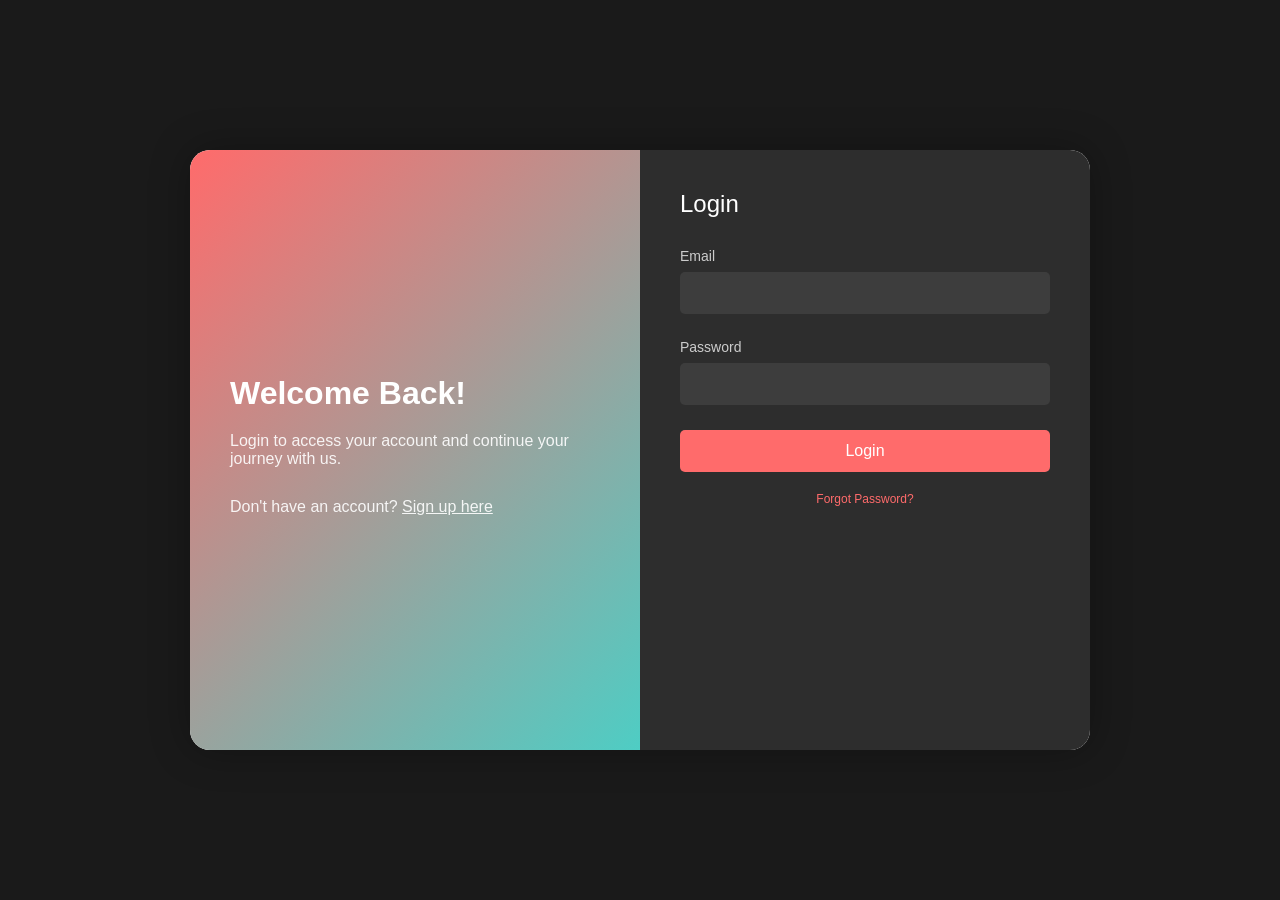
<file: index.html>
<!DOCTYPE html>
<html lang="en">
<head>
    <meta charset="UTF-8">
    <meta name="viewport" content="width=device-width, initial-scale=1.0">
    <title>Login</title>
    <link rel="stylesheet" href="style.css">
</head>
<body>
    <div class="container">
        <div class="left-panel">
            <h1>Welcome Back!</h1>
            <p>Login to access your account and continue your journey with us.</p>
            <p class="switch-page">Don't have an account? <a href="signup.html">Sign up here</a></p>
        </div>
        <div class="right-panel">
            <h2>Login</h2>
            <form id="loginForm">
                <div class="form-group">
                    <label for="loginEmail">Email</label>
                    <input type="email" id="loginEmail" required>
                    <div class="error" id="loginEmailError">Please enter a valid email</div>
                </div>
                <div class="form-group">
                    <label for="loginPassword">Password</label>
                    <input type="password" id="loginPassword" required>
                    <div class="error" id="loginPasswordError">Password cannot be empty</div>
                </div>
                <button type="submit">Login</button>
                <div class="terms">
                    <a href="#">Forgot Password?</a>
                </div>
            </form>
        </div>
    </div>
    <script src="script.js"></script>
</body>
</html>
</file>
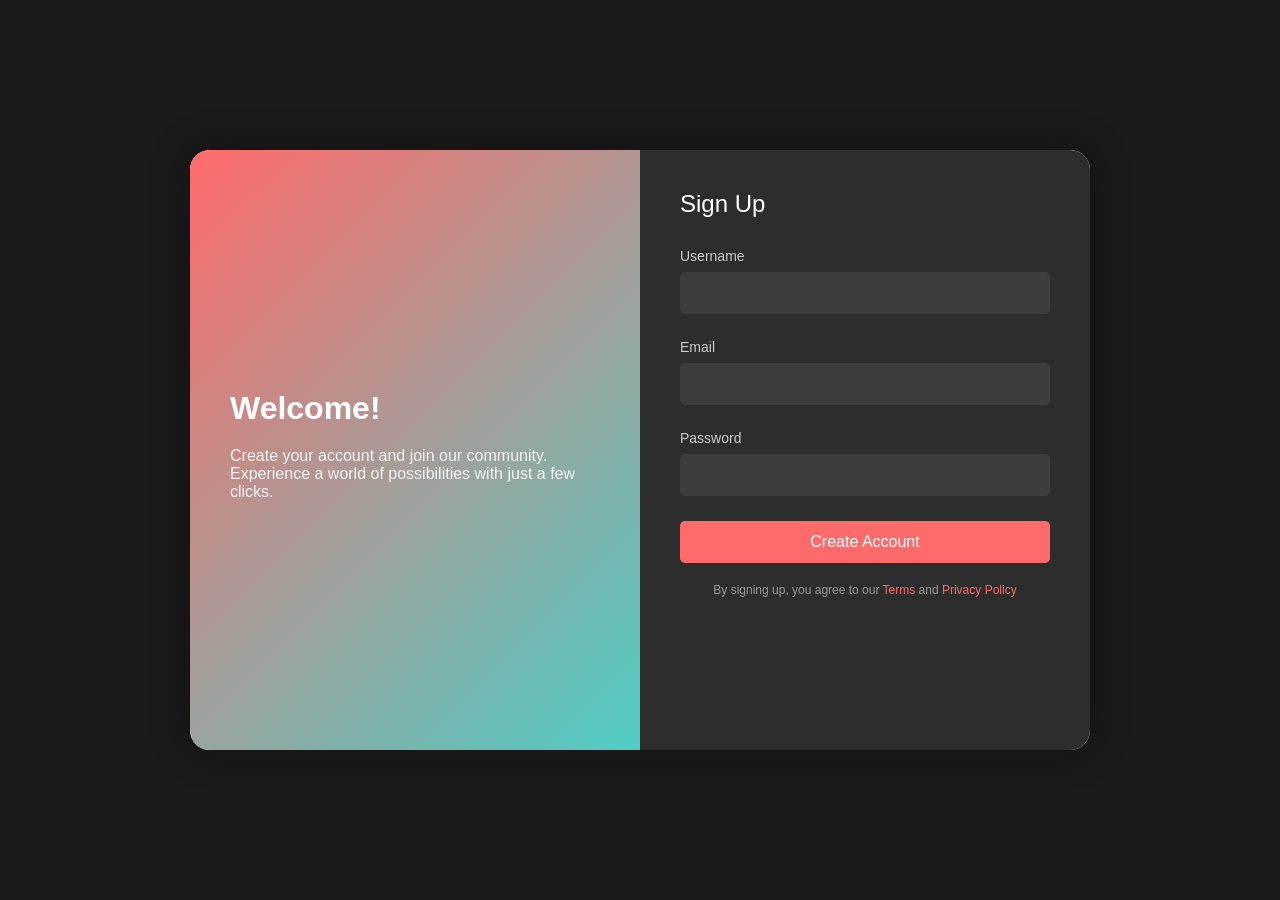
<file: signup.html>
<!DOCTYPE html>
<html lang="en">
<head>
    <meta charset="UTF-8">
    <meta name="viewport" content="width=device-width, initial-scale=1.0">
    <title>Modern Signup Page - Alternative Design</title>
    <link rel="stylesheet" href="style.css">
</head>
<body>
    <div class="container">
        <div class="left-panel">
            <h1>Welcome!</h1>
            <p>Create your account and join our community. Experience a world of possibilities with just a few clicks.</p>
        </div>
        <div class="right-panel">
            <h2>Sign Up</h2>
            <form id="signupForm">
                <div class="form-group">
                    <label for="username">Username</label>
                    <input type="text" id="username" required>
                    <div class="error" id="usernameError">Username must be at least 3 characters</div>
                </div>
                <div class="form-group">
                    <label for="email">Email</label>
                    <input type="email" id="email" required>
                    <div class="error" id="emailError">Please enter a valid email</div>
                </div>
                <div class="form-group">
                    <label for="password">Password</label>
                    <input type="password" id="password" required>
                    <div class="error" id="passwordError">Password must be at least 8 characters</div>
                </div>
                <button type="submit">Create Account</button>
                <div class="terms">
                    By signing up, you agree to our <a href="#">Terms</a> and <a href="#">Privacy Policy</a>
                </div>
            </form>
        </div>
    </div>
    <script src="script.js"></script>
</body>
</html>
</file>
<file: style.css>
* {
    margin: 0;
    padding: 0;
    box-sizing: border-box;
    font-family: 'Arial', sans-serif;
}

body {
    min-height: 100vh;
    background: #1a1a1a;
    display: flex;
    justify-content: center;
    align-items: center;
}

.container {
    display: flex;
    width: 900px;
    height: 600px;
    background: #fff;
    border-radius: 20px;
    overflow: hidden;
    box-shadow: 0 0 40px rgba(0, 0, 0, 0.3);
}

.left-panel {
    flex: 1;
    background: linear-gradient(135deg, #ff6b6b, #4ecdc4);
    padding: 40px;
    color: white;
    display: flex;
    flex-direction: column;
    justify-content: center;
}

.left-panel h1 {
    font-size: 32px;
    margin-bottom: 20px;
}

.left-panel p {
    font-size: 16px;
    opacity: 0.9;
    margin-bottom: 10px;
}

.switch-page {
    margin-top: 20px;
}

.switch-page a {
    color: #fff;
    text-decoration: underline;
    font-weight: 500;
}

.switch-page a:hover {
    color: #f0f0f0;
}

.right-panel {
    flex: 1;
    padding: 40px;
    background: #2d2d2d;
    color: white;
}

h2 {
    margin-bottom: 30px;
    color: #fff;
    font-weight: 500;
}

.form-group {
    margin-bottom: 25px;
}

input {
    width: 100%;
    padding: 12px 15px;
    background: #3d3d3d;
    border: none;
    border-radius: 5px;
    color: white;
    font-size: 16px;
    transition: all 0.3s ease;
}

input:focus {
    outline: none;
    background: #454545;
    box-shadow: 0 0 5px rgba(255, 107, 107, 0.5);
}

label {
    display: block;
    margin-bottom: 8px;
    color: #ccc;
    font-size: 14px;
}

button {
    width: 100%;
    padding: 12px;
    background: #ff6b6b;
    border: none;
    border-radius: 5px;
    color: white;
    font-size: 16px;
    cursor: pointer;
    transition: all 0.3s ease;
}

button:hover {
    background: #ff8787;
    transform: translateY(-2px);
}

.error {
    color: #ff8787;
    font-size: 12px;
    margin-top: 5px;
    display: none;
}

.terms {
    margin-top: 20px;
    text-align: center;
    font-size: 12px;
    color: #999;
}

.terms a {
    color: #ff6b6b;
    text-decoration: none;
}

.terms a:hover {
    text-decoration: underline;
}

@media (max-width: 768px) {
    .container {
        flex-direction: column;
        width: 100%;
        height: auto;
        margin: 20px;
    }
    .left-panel {
        padding: 20px;
    }
}
</file>
